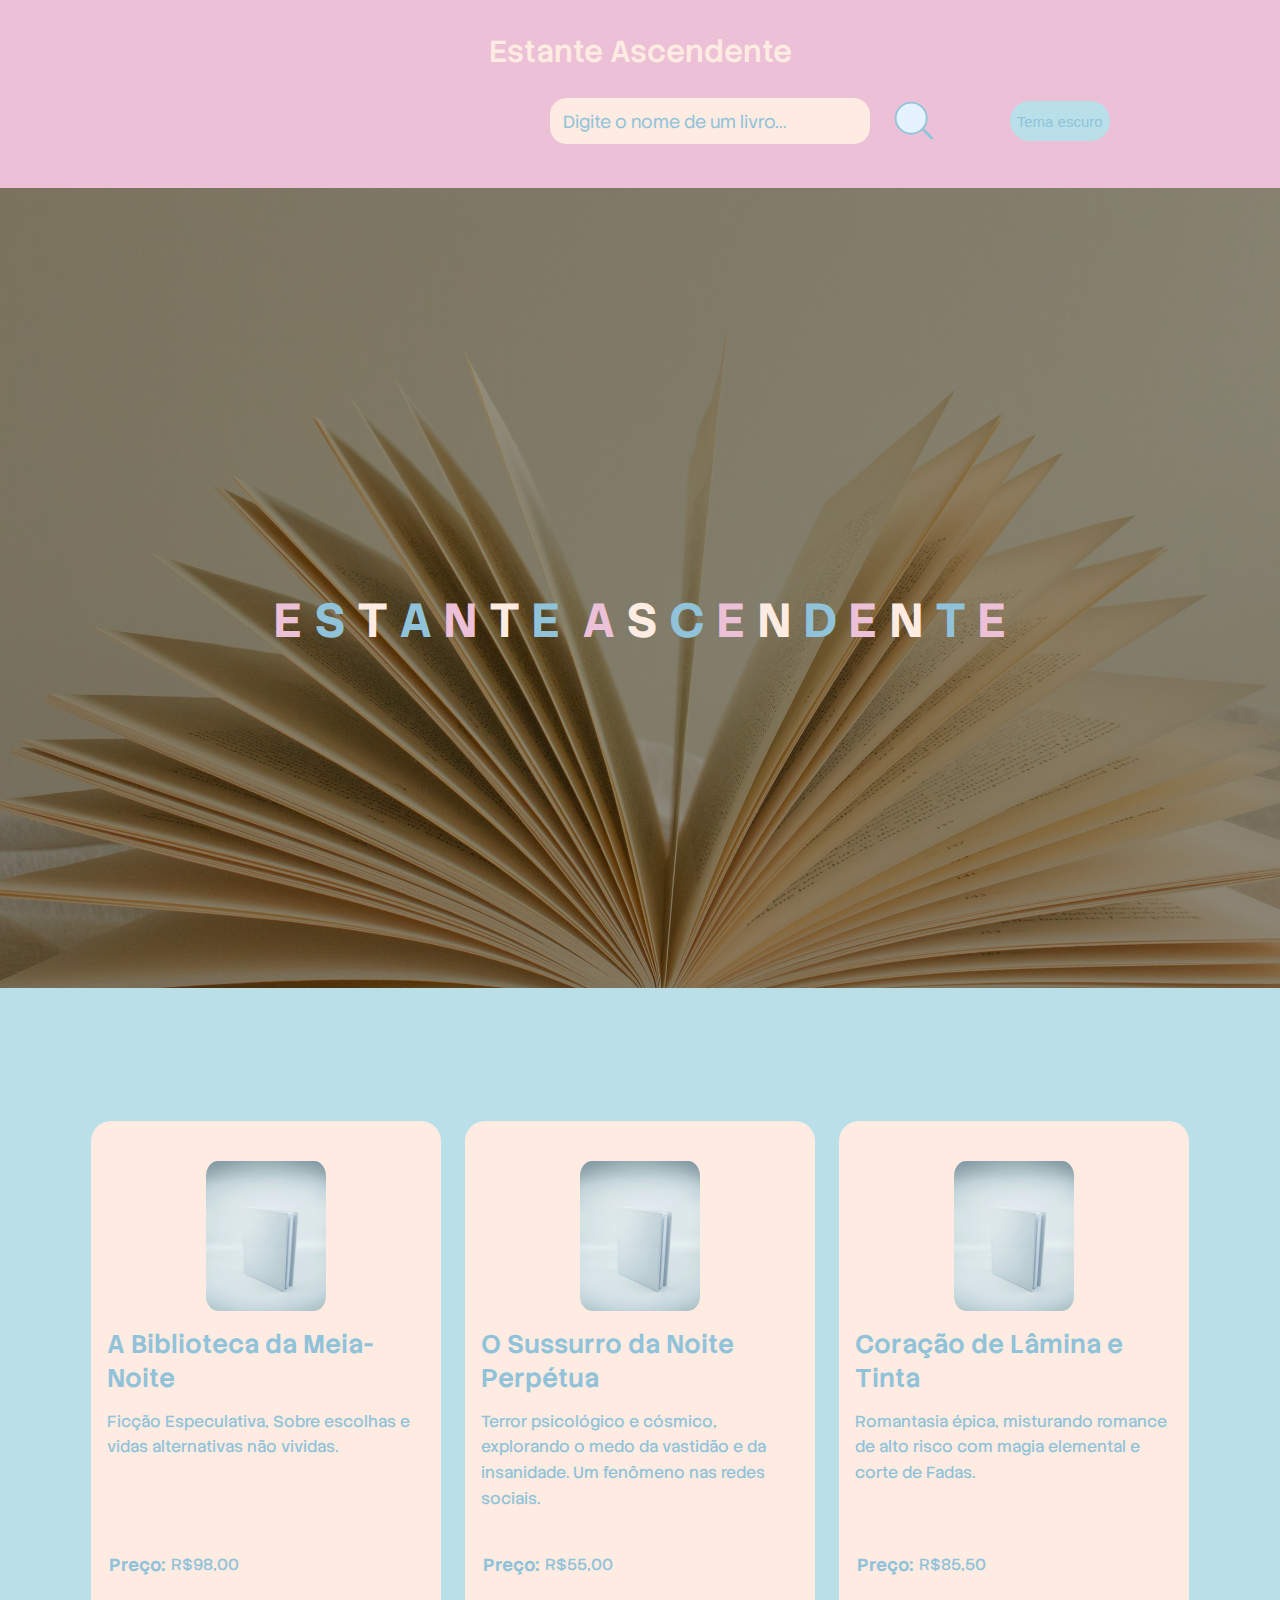
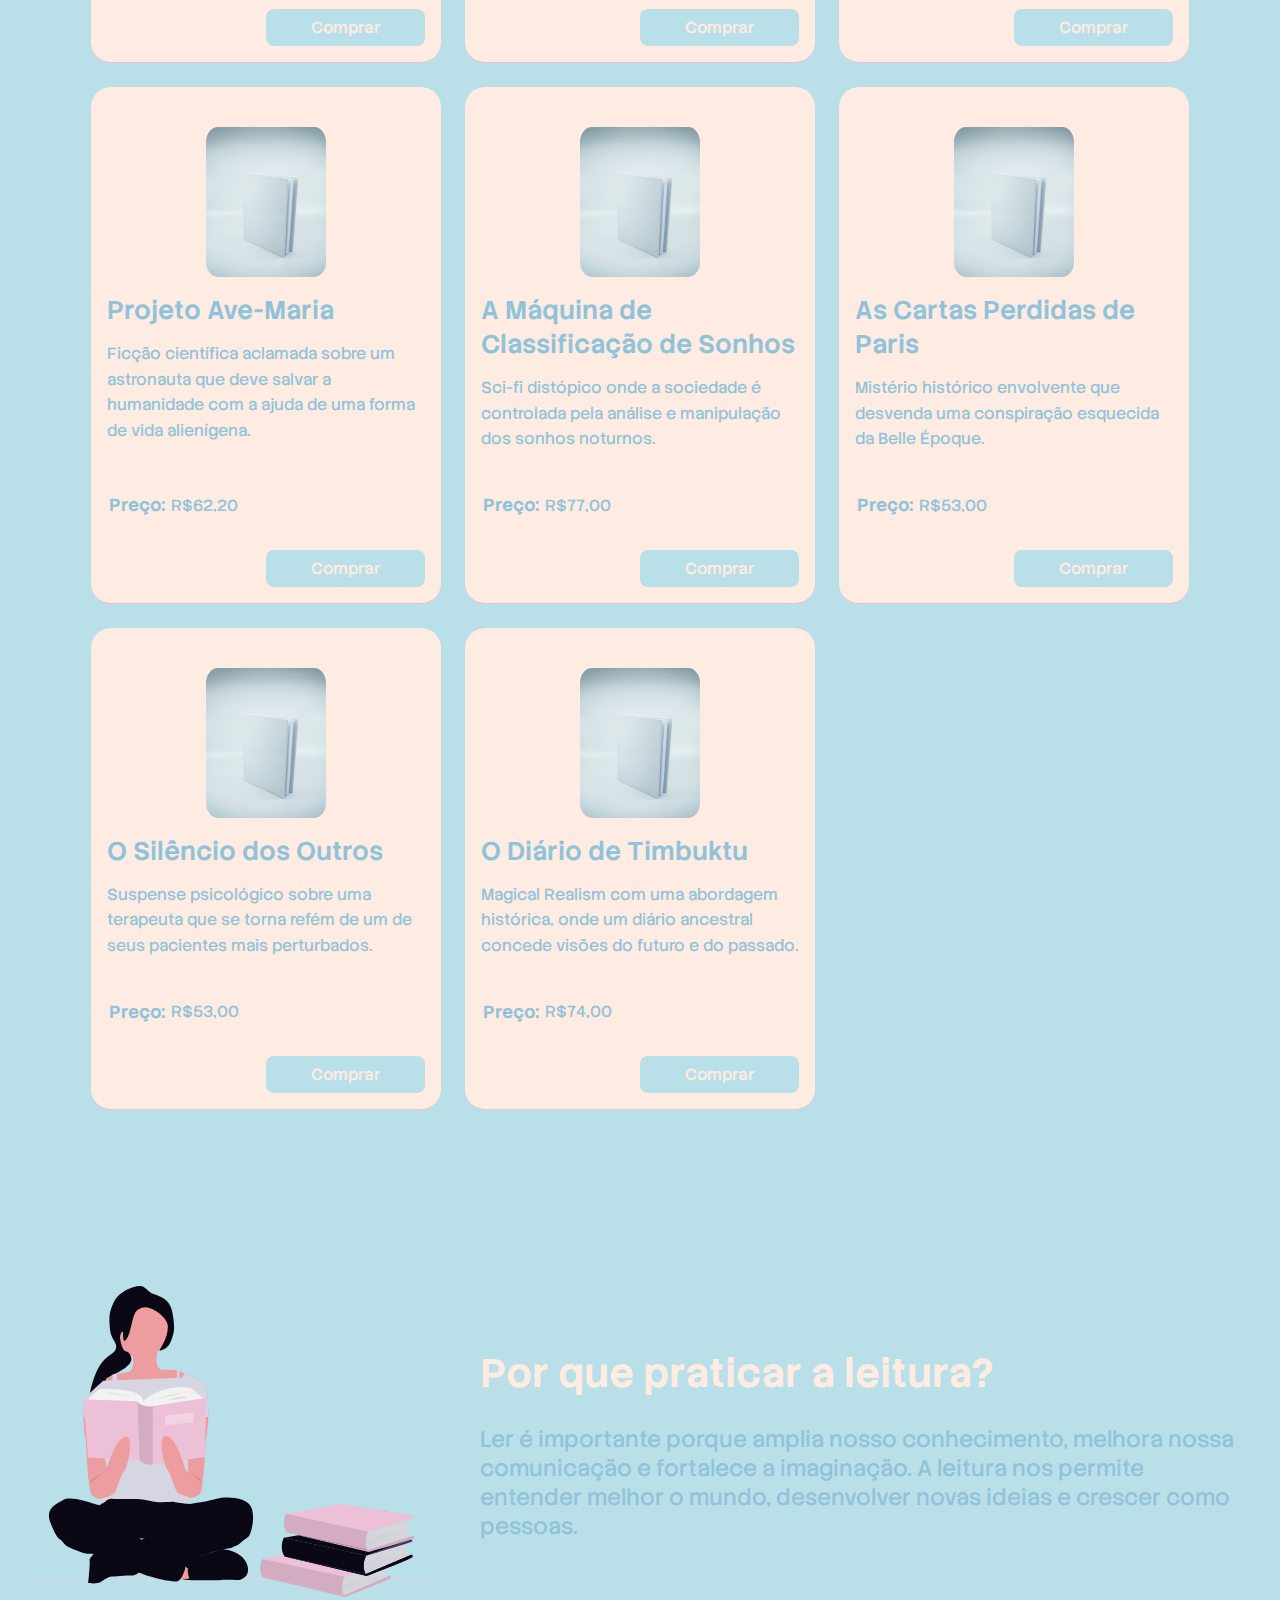
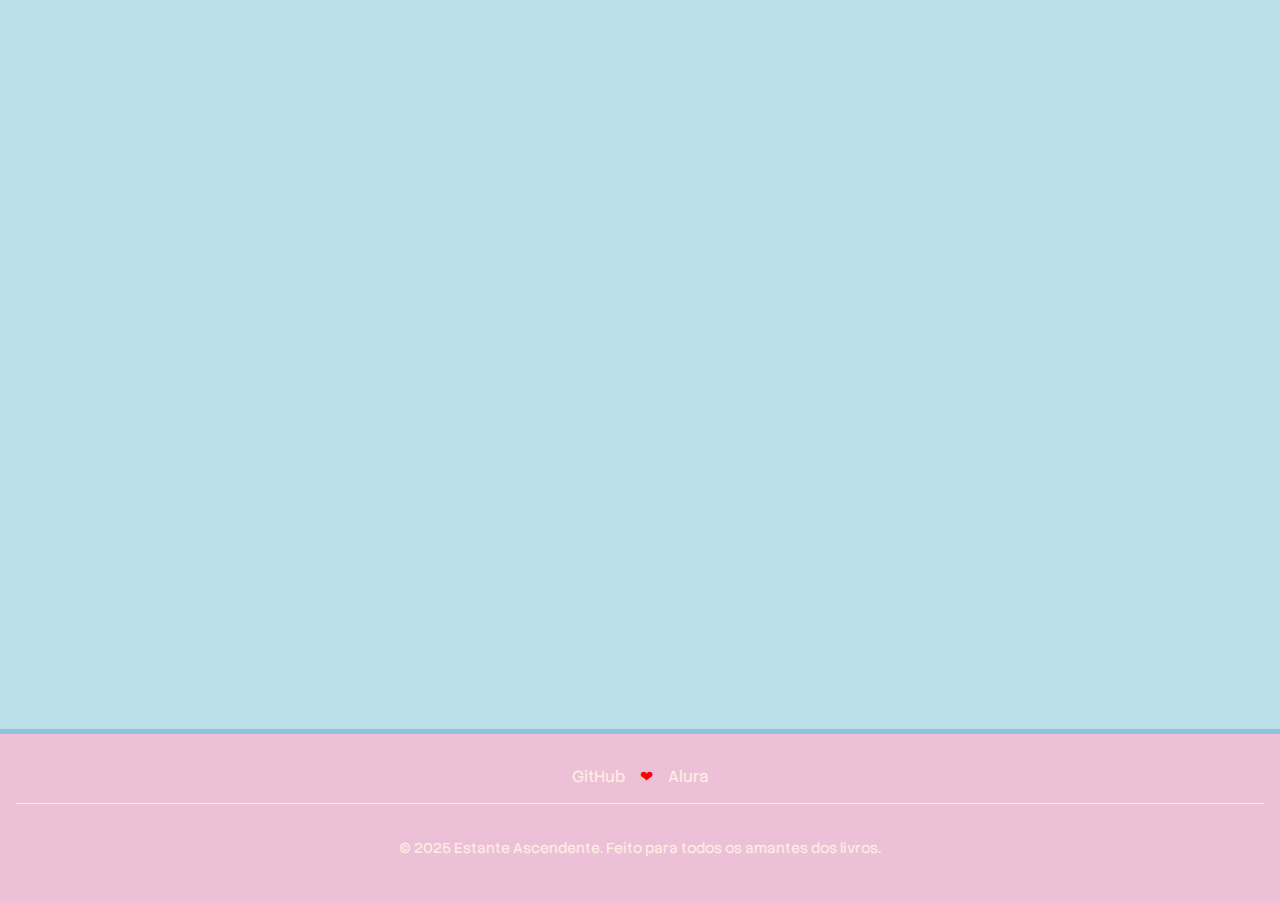
<file: index.html>
<!DOCTYPE html>
<html lang="en">
<head>
    <meta charset="UTF-8">
    <meta name="viewport" content="width=device-width, initial-scale=1.0">
    <link rel="stylesheet" href="style.css">
    <title>Base de conhecimento</title>
</head>
</style>
<body>


   <header>
        <h1>Estante Ascendente</h1>

        <div class="busca-pesquisa">
            <input type="text" placeholder="Digite o nome de um livro...">
            <button class="btn-search" onclick="iniciarBusca()" >
            <img src="img/img-lupa-navbar.svg" alt="Buscar">
            </button> 
            <button id="dark-mode-toggle" class="btn-search-dark" title="Mudar tema">Tema escuro</button>
        </div>
    
    </header>

      <div class="imagem-container">
      <img src="img/img-fundo.jpg" alt="Banner de livros e tecnologia" class="banner-image">
      <h1 class="colorful">
      <span>E</span>
      <span>S</span>
      <span>T</span>
      <span>A</span>
      <span>N</span>
      <span>T</span>
      <span style="letter-spacing: 10px;">E</span>
      <span>A</span>
      <span>S</span>
      <span>C</span>
      <span>E</span>
      <span>N</span>
      <span>D</span>
      <span>E</span>
      <span>N</span>
      <span>T</span>
      <span>E</span>
     </h1>
     </div>


    <main>
     
        <section class="card-container">

           <article class="card">
            <img src="img/img-card-livro.jpg" alt="Img-livro" width="90" height="90">
                <h2>A Biblioteca da Meia-Noite</h2>  
               
                <p>Ficção Especulativa, Sobre escolhas e vidas alternativas não vividas.</p>
                <div class="card-texto-ano">
                <h3>Preço:</h3>
                <p>R$98,00</p>
                </div>
              <button>Comprar</button>
            </article>

           <article class="card">
            <img src="img/img-card-livro.jpg" alt="Img-livro" width="90" height="90">
                <h2>O Sussurro da Noite Perpétua</h2>  
               
                <p>Terror psicológico e cósmico, explorando o medo da vastidão e da insanidade. Um fenômeno nas redes sociais.</p>
                <div class="card-texto-ano">
                <h3>Preço:</h3>
                <p>R$55,00</p>
                </div>
              <button>Comprar</button>
            </article>

       <article class="card">
            <img src="img/img-card-livro.jpg" alt="Img-livro" width="90" height="90">
                <h2>Coração de Lâmina e Tinta</h2>  
               
                <p>Romantasia épica, misturando romance de alto risco com magia elemental e corte de Fadas.</p>
                <div class="card-texto-ano">
                <h3>Preço:</h3>
                <p>R$85,50</p>
                </div>
              <button>Comprar</button>
            </article>

              <article class="card">
            <img src="img/img-card-livro.jpg" alt="Img-livro" width="90" height="90">
                <h2>Projeto Ave-Maria</h2>  
               
                <p>Ficção científica aclamada sobre um astronauta que deve salvar a humanidade com a ajuda de uma forma de vida alienígena.</p>
                <div class="card-texto-ano">
                <h3>Preço:</h3>
                <p>R$62,20</p>
                </div>
              <button>Comprar</button>
            </article>
            
            
         
              <article class="card">
            <img src="img/img-card-livro.jpg" alt="Img-livro" width="90" height="90">
                <h2>A Máquina de Classificação de Sonhos</h2>  
               
                <p>Sci-fi distópico onde a sociedade é controlada pela análise e manipulação dos sonhos noturnos.</p>
                <div class="card-texto-ano">
                <h3>Preço:</h3>
                <p>R$77,00</p>
                </div>
              <button>Comprar</button>
            </article>

            <article class="card">
            <img src="img/img-card-livro.jpg" alt="Img-livro" width="90" height="90">
                <h2>As Cartas Perdidas de Paris</h2>  
               
                <p>Mistério histórico envolvente que desvenda uma conspiração esquecida da Belle Époque.</p>
                <div class="card-texto-ano">
                <h3>Preço:</h3>
                <p>R$53,00</p>
                </div>
              <button>Comprar</button>
            </article>

               <article class="card">
            <img src="img/img-card-livro.jpg" alt="Img-livro" width="90" height="90">
                <h2>O Silêncio dos Outros</h2>
                <p>Suspense psicológico sobre uma terapeuta que se torna refém de um de seus pacientes mais perturbados.</p>
                 <div class="card-texto-ano">
                <h3>Preço:</h3>
                <p>R$53,00</p>
                </div>
              <button>Comprar</button>
            </article>

               <article class="card">
            <img src="img/img-card-livro.jpg" alt="Img-livro" width="90" height="90">
                <h2>O Diário de Timbuktu</h2>
                <p>Magical Realism com uma abordagem histórica, onde um diário ancestral concede visões do futuro e do passado.</p>
                 <div class="card-texto-ano">
                <h3>Preço:</h3>
                <p>R$74,00</p>
                </div>
              <button>Comprar</button>
            </article>

        </section>

        <section class="incentiva">
          
              <img src="img/img-moça-lendo.svg" alt="Ilustração de uma mulher lendo um livro" class="incentiva-img">
              <div class="incentiva-texto">
                <h1>Por que praticar a leitura?</h1>
                <p>Ler é importante porque amplia nosso conhecimento, melhora nossa comunicação e fortalece a imaginação. A leitura nos permite entender melhor o mundo, desenvolver novas ideias e crescer como pessoas.</p>
              </div>
        </section>


        
      <section class="card-incentiva-container">

          <article class="card-incentiva">
            <img src="img/img-cerebro.svg" alt="Icons-livro" >
                <h2 class="card-texto-incentiva">Vocabulário</h2>
                <p class="card-texto-cerebro">Ler aumenta o vocabulário e ajuda a nos expressarmos melhor no dia a dia.</p>
          </article>

           <article class="card-incentiva">
            <img src="img/img-coracao.svg" alt="Icons-livro" width="90" height="90">
                <h2 class="card-texto-incentiva-paz">Paz</h2>
                <p>A leitura reduz o estresse e proporciona momentos de tranquilidade e foco.</p>
          </article>

           <article class="card-incentiva">
            <img src="img/img-livro-incentiva.svg" alt="Icons-livro" width="90" height="90">
                <h2 class="" >Conhecimento</h2>
                <p>Por meio dos livros, conhecemos novas culturas e pontos de vista que ampliam nossa visão de mundo.</p>
          </article>
          
      </section>

    </main>



    <footer class="footer">

        <ul class="footer-links">
            <li>
              <a href="https://github.com/Juliamorais26" target="_blank">GitHub</a>
            </li>
             <span class="heart">❤</span>
            <li>
              <a href="https://www.alura.com.br/?utm_term=alura&utm_campaign=&utm_source=bing&utm_medium=cpc&campaign_id=566118231_1177577964362469_&utm_id=566118231_1177577964362469_&hsa_acc=7964138385&hsa_cam=&hsa_grp=1177577964362469&hsa_ad=&hsa_src=o&hsa_tgt=kwd-73598817883911:loc-20&hsa_kw=alura&hsa_mt=e&hsa_net=google&hsa_ver=3&msclkid=256964d0f8b2195f99990df385f4e88f" target="_blank">Alura</a>
            </li>
        </ul>
             <div class="footer-bottom">
            <p>&copy; 2025 Estante Ascendente. Feito para todos os amantes dos livros.</p>
        </div>
    </footer>





   <script src="script.js"></script>    
    
</body>
</html>
</file>
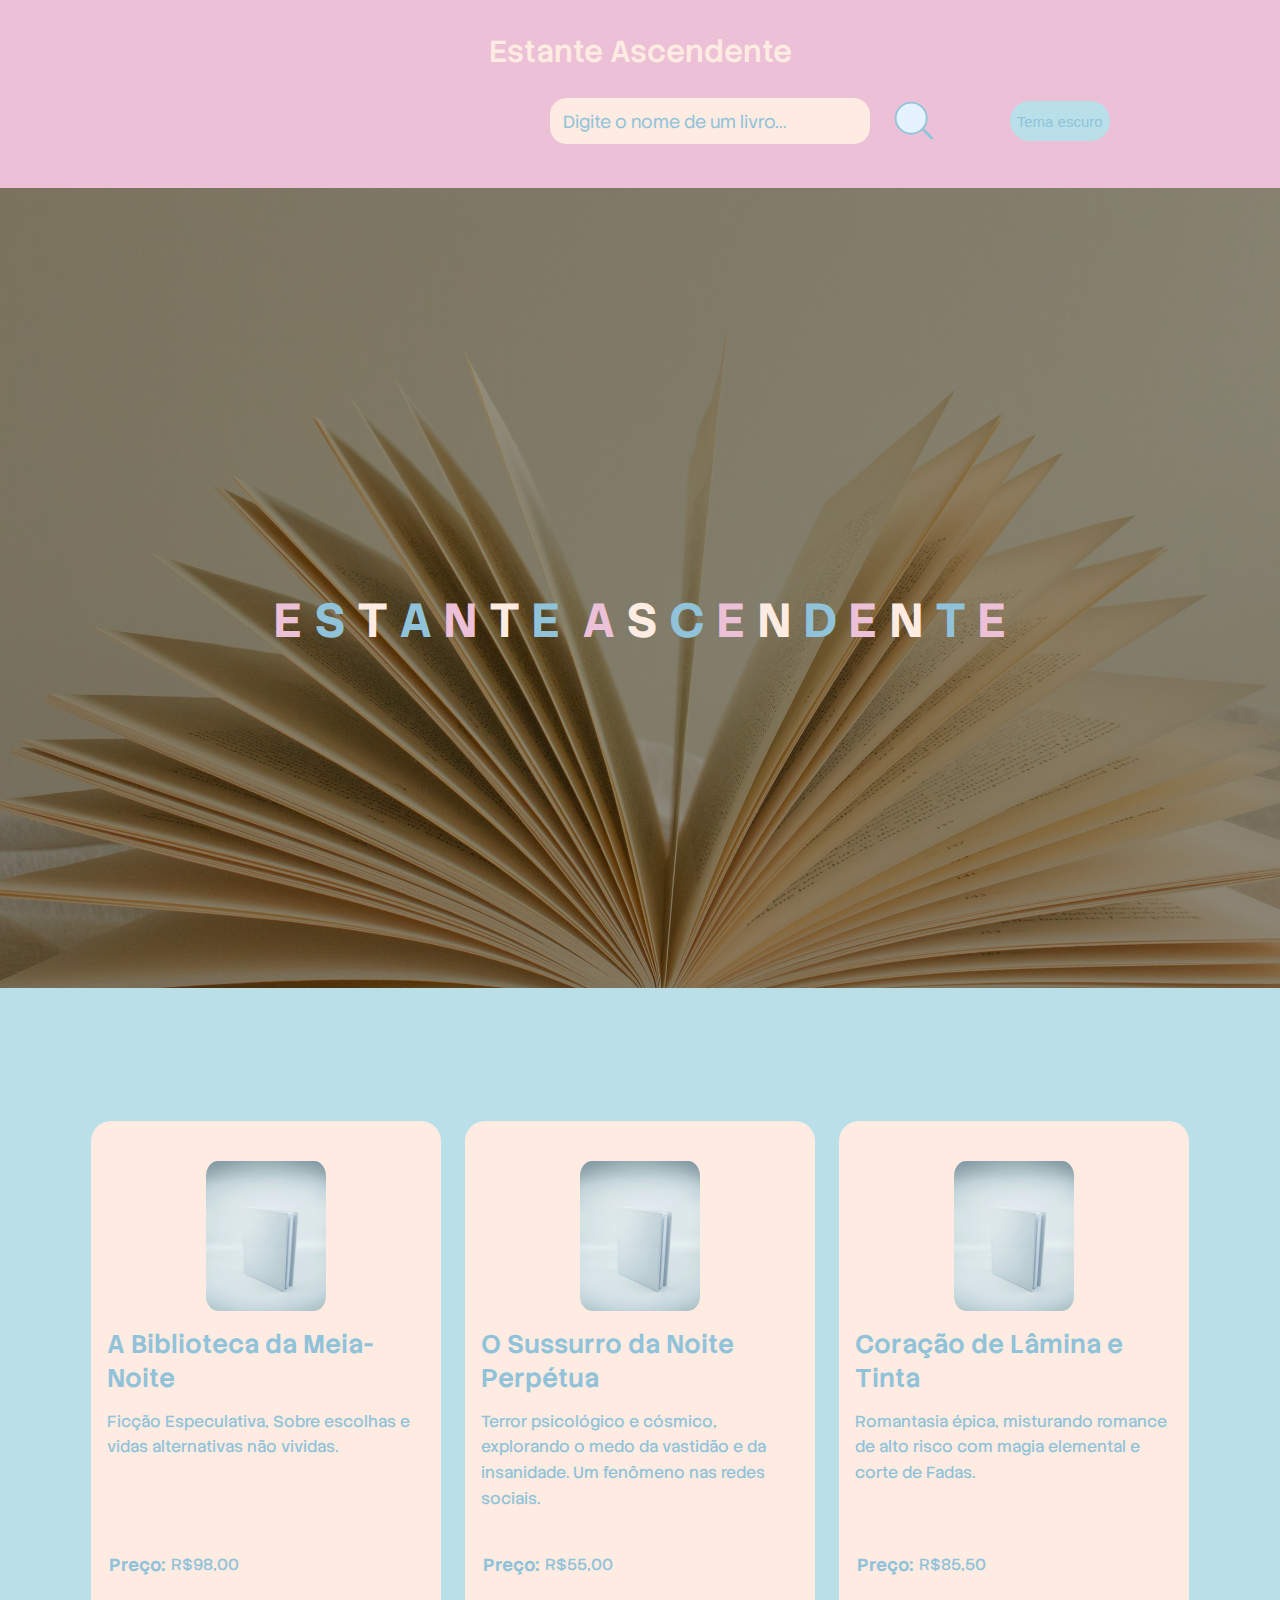
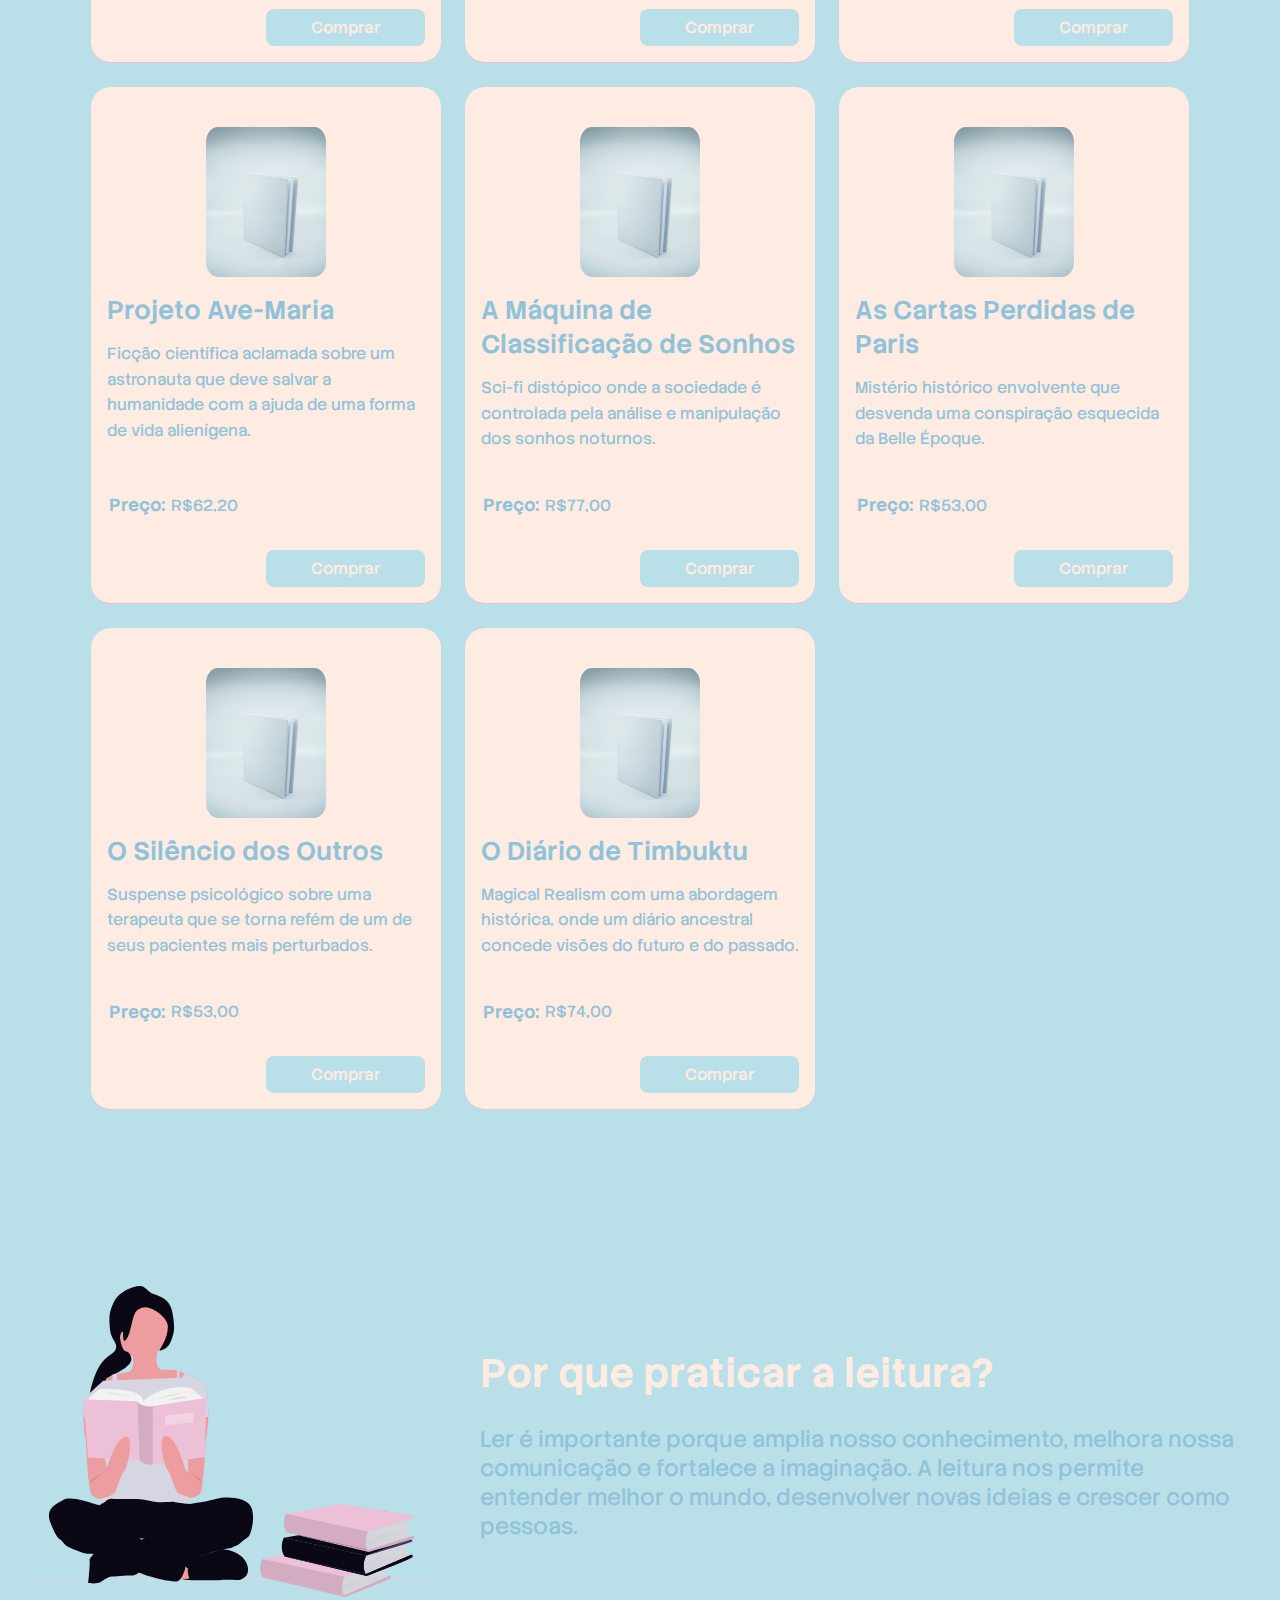
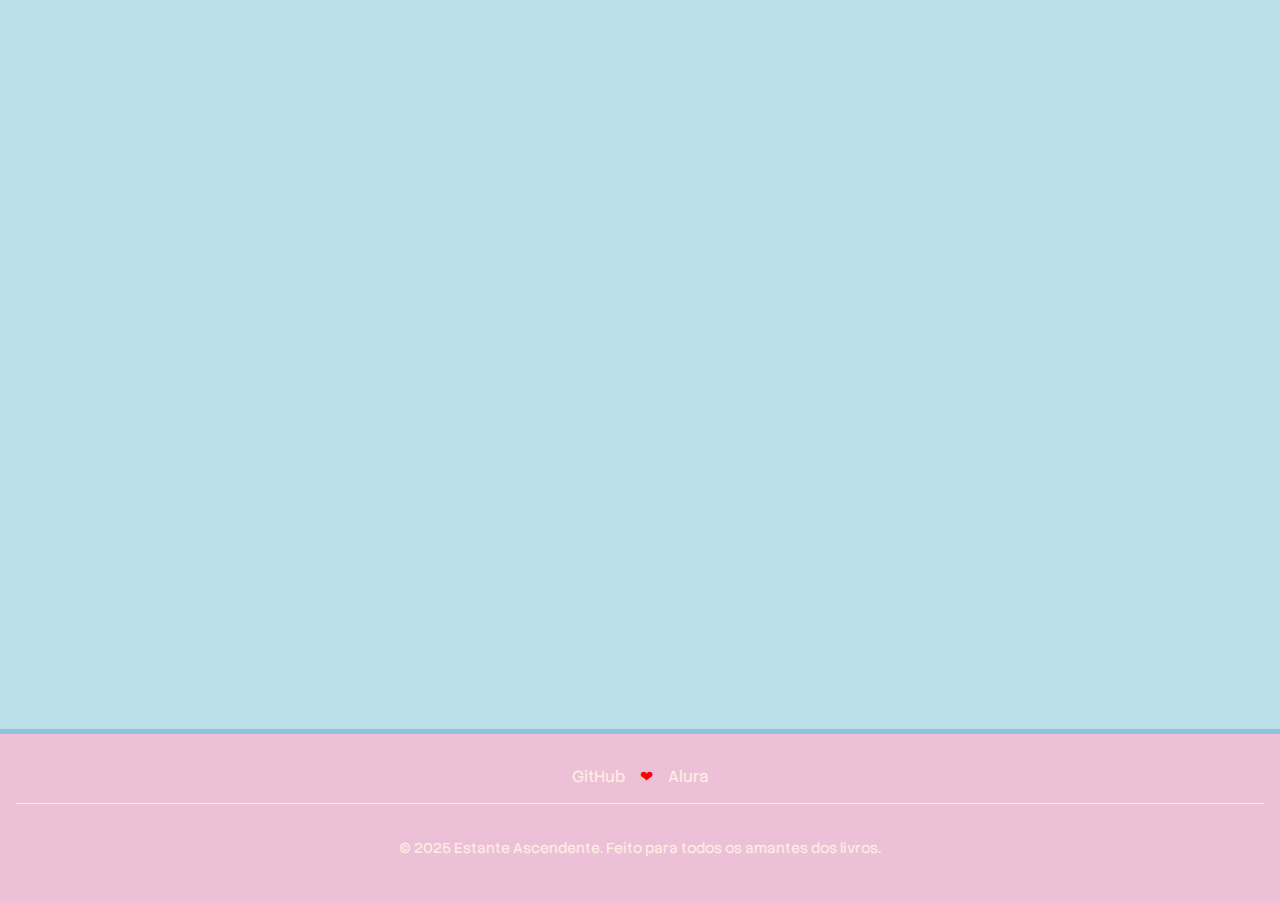
<file: Curso imersão 2025/index.html>
<!DOCTYPE html>
<html lang="en">
<head>
    <meta charset="UTF-8">
    <meta name="viewport" content="width=device-width, initial-scale=1.0">
    <link rel="stylesheet" href="style.css">
    <title>Base de conhecimento</title>
</head>
</style>
<body>


   <header>
        <h1>Estante Ascendente</h1>

        <div class="busca-pesquisa">
            <input type="text" placeholder="Digite o nome de um livro...">
            <button class="btn-search" onclick="iniciarBusca()" >
            <img src="img/img-lupa-navbar.svg" alt="Buscar">
            </button> 
            <button id="dark-mode-toggle" class="btn-search-dark" title="Mudar tema">Tema escuro</button>
        </div>
    
    </header>

      <div class="imagem-container">
      <img src="img/img-fundo.jpg" alt="Banner de livros e tecnologia" class="banner-image">
      <h1 class="colorful">
      <span>E</span>
      <span>S</span>
      <span>T</span>
      <span>A</span>
      <span>N</span>
      <span>T</span>
      <span style="letter-spacing: 10px;">E</span>
      <span>A</span>
      <span>S</span>
      <span>C</span>
      <span>E</span>
      <span>N</span>
      <span>D</span>
      <span>E</span>
      <span>N</span>
      <span>T</span>
      <span>E</span>
     </h1>
     </div>


    <main>
     
        <section class="card-container">

           <article class="card">
            <img src="img/img-card-livro.jpg" alt="Img-livro" width="90" height="90">
                <h2>A Biblioteca da Meia-Noite</h2>  
               
                <p>Ficção Especulativa, Sobre escolhas e vidas alternativas não vividas.</p>
                <div class="card-texto-ano">
                <h3>Preço:</h3>
                <p>R$98,00</p>
                </div>
              <button>Comprar</button>
            </article>

           <article class="card">
            <img src="img/img-card-livro.jpg" alt="Img-livro" width="90" height="90">
                <h2>O Sussurro da Noite Perpétua</h2>  
               
                <p>Terror psicológico e cósmico, explorando o medo da vastidão e da insanidade. Um fenômeno nas redes sociais.</p>
                <div class="card-texto-ano">
                <h3>Preço:</h3>
                <p>R$55,00</p>
                </div>
              <button>Comprar</button>
            </article>

       <article class="card">
            <img src="img/img-card-livro.jpg" alt="Img-livro" width="90" height="90">
                <h2>Coração de Lâmina e Tinta</h2>  
               
                <p>Romantasia épica, misturando romance de alto risco com magia elemental e corte de Fadas.</p>
                <div class="card-texto-ano">
                <h3>Preço:</h3>
                <p>R$85,50</p>
                </div>
              <button>Comprar</button>
            </article>

              <article class="card">
            <img src="img/img-card-livro.jpg" alt="Img-livro" width="90" height="90">
                <h2>Projeto Ave-Maria</h2>  
               
                <p>Ficção científica aclamada sobre um astronauta que deve salvar a humanidade com a ajuda de uma forma de vida alienígena.</p>
                <div class="card-texto-ano">
                <h3>Preço:</h3>
                <p>R$62,20</p>
                </div>
              <button>Comprar</button>
            </article>
            
            
         
              <article class="card">
            <img src="img/img-card-livro.jpg" alt="Img-livro" width="90" height="90">
                <h2>A Máquina de Classificação de Sonhos</h2>  
               
                <p>Sci-fi distópico onde a sociedade é controlada pela análise e manipulação dos sonhos noturnos.</p>
                <div class="card-texto-ano">
                <h3>Preço:</h3>
                <p>R$77,00</p>
                </div>
              <button>Comprar</button>
            </article>

            <article class="card">
            <img src="img/img-card-livro.jpg" alt="Img-livro" width="90" height="90">
                <h2>As Cartas Perdidas de Paris</h2>  
               
                <p>Mistério histórico envolvente que desvenda uma conspiração esquecida da Belle Époque.</p>
                <div class="card-texto-ano">
                <h3>Preço:</h3>
                <p>R$53,00</p>
                </div>
              <button>Comprar</button>
            </article>

               <article class="card">
            <img src="img/img-card-livro.jpg" alt="Img-livro" width="90" height="90">
                <h2>O Silêncio dos Outros</h2>
                <p>Suspense psicológico sobre uma terapeuta que se torna refém de um de seus pacientes mais perturbados.</p>
                 <div class="card-texto-ano">
                <h3>Preço:</h3>
                <p>R$53,00</p>
                </div>
              <button>Comprar</button>
            </article>

               <article class="card">
            <img src="img/img-card-livro.jpg" alt="Img-livro" width="90" height="90">
                <h2>O Diário de Timbuktu</h2>
                <p>Magical Realism com uma abordagem histórica, onde um diário ancestral concede visões do futuro e do passado.</p>
                 <div class="card-texto-ano">
                <h3>Preço:</h3>
                <p>R$74,00</p>
                </div>
              <button>Comprar</button>
            </article>

        </section>

        <section class="incentiva">
          
              <img src="img/img-moça-lendo.svg" alt="Ilustração de uma mulher lendo um livro" class="incentiva-img">
              <div class="incentiva-texto">
                <h1>Por que praticar a leitura?</h1>
                <p>Ler é importante porque amplia nosso conhecimento, melhora nossa comunicação e fortalece a imaginação. A leitura nos permite entender melhor o mundo, desenvolver novas ideias e crescer como pessoas.</p>
              </div>
        </section>


        
      <section class="card-incentiva-container">

          <article class="card-incentiva">
            <img src="img/img-cerebro.svg" alt="Icons-livro" >
                <h2 class="card-texto-incentiva">Vocabulário</h2>
                <p class="card-texto-cerebro">Ler aumenta o vocabulário e ajuda a nos expressarmos melhor no dia a dia.</p>
          </article>

           <article class="card-incentiva">
            <img src="img/img-coracao.svg" alt="Icons-livro" width="90" height="90">
                <h2 class="card-texto-incentiva-paz">Paz</h2>
                <p>A leitura reduz o estresse e proporciona momentos de tranquilidade e foco.</p>
          </article>

           <article class="card-incentiva">
            <img src="img/img-livro-incentiva.svg" alt="Icons-livro" width="90" height="90">
                <h2 class="" >Conhecimento</h2>
                <p>Por meio dos livros, conhecemos novas culturas e pontos de vista que ampliam nossa visão de mundo.</p>
          </article>
          
      </section>

    </main>



    <footer class="footer">

        <ul class="footer-links">
            <li>
              <a href="https://github.com/Juliamorais26" target="_blank">GitHub</a>
            </li>
             <span class="heart">❤</span>
            <li>
              <a href="https://www.alura.com.br/?utm_term=alura&utm_campaign=&utm_source=bing&utm_medium=cpc&campaign_id=566118231_1177577964362469_&utm_id=566118231_1177577964362469_&hsa_acc=7964138385&hsa_cam=&hsa_grp=1177577964362469&hsa_ad=&hsa_src=o&hsa_tgt=kwd-73598817883911:loc-20&hsa_kw=alura&hsa_mt=e&hsa_net=google&hsa_ver=3&msclkid=256964d0f8b2195f99990df385f4e88f" target="_blank">Alura</a>
            </li>
        </ul>
             <div class="footer-bottom">
            <p>&copy; 2025 Estante Ascendente. Feito para todos os amantes dos livros.</p>
        </div>
    </footer>





   <script src="script.js"></script>    
    
</body>
</html>
</file>
<file: style.css>
@import url('https://fonts.googleapis.com/css2?family=Stack+Sans+Text:wght@200..700&display=swap');

* {
    box-sizing: border-box; /* Garante que padding e border não aumentem o tamanho total do elemento */
}

:root {
    --primeira-color: #B9DFE9; /* Nova cor de fundo para o corpo do site, button card */
    --secondary-color: #90C3DA; /* Cor secundária, color input, texto cards*/
    --bg-color: #ECC0D7; /* Cor de fundo cabeçalho */
    --terceira-color: #FEEBE1; /* Titulo do cabeçalho, input cards */
}

body {
    margin: 0; /* Remove a margem padrão do body */
    background: var(--primeira-color); /* Define a cor de fundo usando uma variável */
    color: var(--secondary-color); /* Define a cor do texto padrão usando uma variável */
    font-family: "Stack Sans Text", sans-serif; /* Define a família da fonte */
}

header {
    padding: 2rem 1rem; /* Espaçamento interno (2rem em cima/baixo, 1rem nos lados) */
    display: flex; /* Habilita o layout flexbox */
    align-items: center; /* Alinha os itens verticalmente ao centro */
    justify-content: space-around; /* Distribui os itens com espaço ao redor */
    background: var(--bg-color); /* Cor de fundo do cabeçalho */
    border-bottom: 1px solid var(--bg-color); /* Adiciona uma borda inferior */
    gap: 1rem; /* Espaçamento entre os elementos flex */
    flex-wrap: wrap;
}

header h1 {
    font-size: 1.9rem; /* Tamanho da fonte */
    margin: 0; /* Remove a margem padrão */
    font-weight: 500; /* Peso da fonte (médio) */
    white-space: nowrap; /* Impede a quebra de linha do texto */
    color: var(--terceira-color); /* Cor do título */
    
}


/* input navbar*/

.busca-pesquisa input {
    padding: 0.6rem 0.75rem; /* Espaçamento interno */
    border-radius: 1rem; /* Arredonda as bordas */
    border: 1px solid var(--terceira-color); /* Define a borda */
    background: var(--terceira-color); /* Cor de fundo */
    font-family: "Stack Sans Text", sans-serif; 
    font-size: 1.2rem; /* Tamanho da fonte */
    transition: all 0.2s ease; /* Adiciona uma transição suave para todas as propriedades */
    width: 20rem; /* Largura do input */
    color: var(--secondary-color); /* Cor do texto digitado */
    margin-right: .5rem; /* Margem à direita */
}

.busca-pesquisa input::placeholder {
    font-size: 1.1rem; /* Tamanho da fonte do placeholder */
    font-weight: 300; /* Peso da fonte do placeholder */
    color: var(--secondary-color); /* Cor do texto do placeholder */
}

.busca-pesquisa input:focus {
    outline: none; /* Remove a borda de foco padrão */
    border-color: var(--bg-color); /* Muda a cor da borda ao focar */
    box-shadow: 0 0 0 0.1rem var(--tertiary-color); /* Adiciona uma sombra de caixa para indicar foco */
}

/* Botão navbar*/

.busca-pesquisa{
    display: flex; /* Habilita o layout flexbox */
    align-items: center; /* Alinha a imagem e o texto verticalmente */
    justify-content: center; /* Centraliza o conteúdo com espaço entre eles */
    gap: 0.2rem; /* Cria um espaço entre a imagem e o texto */
    padding: 0.1rem; /* Adiciona espaçamento interno */
    margin-left: 380px;
}

.btn-search-dark{
    margin-left: 60px;
   
}
.btn-search {
  background: none;
  border: none;         
  padding: 0;           
  cursor: pointer;       
  outline: none;         
}

.btn-search img {
  width: 65px;
  height: 65px;
  display: block;
  border-radius: 10px;    
}

.btn-search:focus {
  outline: none;
  box-shadow: none;
}

main { 
    max-width: 80rem; /* Largura máxima do conteúdo principal */
    margin: 0 auto; /* Centraliza o conteúdo principal horizontalmente */
    margin-top: 2rem; /* Margem no topo */
    padding-bottom: 5rem; /* Adiciona um espaço na parte inferior antes do rodapé */
}


/* imagem abaixo da navbar*/
.imagem-container .banner-image {
    display: block; /* Trata a imagem como um bloco para aplicar margens */
    width: 100%; /* Faz a imagem ocupar toda a largura disponível */
    height: auto;
    max-height: 800px;
    object-fit: cover; /* Garante que a imagem cubra a área sem distorcer */
    filter: brightness(0.6); /* Adiciona uma camada escura diminuindo o brilho para 60% */
}

.imagem-container {
  position: relative;         
  display: inline-block;
  width: 100%;
}

.colorful {
    position: absolute;
    top: 50%;
    left: 50%;
    transform: translate(-50%, -50%);
    font-size: clamp(1.5rem, 5vw, 3rem);
    text-align: center;
    width: 100%;
}


.card-container {
    display: grid;
    grid-template-columns: repeat(auto-fit, minmax(320px, 350px));
    justify-content: center; 
    gap: 1.5rem;
    padding: 0 1rem;
    margin-top: 8rem;
}

article.card {
    background: var(--terceira-color); 
    min-height: 430px;
    border-radius: 20px;
    padding: 1rem;
    box-shadow: none;
    border-bottom: 1px solid var(--bg-color);
    display: flex;
    flex-direction: column;
    width: 100%;
    max-width: 350px; /* IMPEDE O CARD DE ESTICAR */
    margin-inline: auto; /* CENTRALIZA CARD SOZINHO */
}

article.card:hover {
    transform: scale(1.01); /* Aumenta ligeiramente o tamanho ao passar o mouse */
    cursor: pointer; /* Muda o cursor para uma mão */
    box-shadow: 0 4px 20px rgba(0,0,0,0.1);
}

article.card img {
    align-self: center; /* Centraliza a imagem horizontalmente dentro do card */
    margin-top: 1.5rem; /* Adiciona um espaço acima da imagem */
    margin-bottom: 1rem; /* Adiciona um espaço abaixo da imagem */
    width: 120px; /* Define uma largura fixa */
    height: 150px; /* Define uma altura fixa */
    border-radius:10%; /* Deixa a imagem redonda */
   
}

article.card h2 {
    margin-top: 0; /* Remove a margem superior */
    font-weight: 600; /* Peso da fonte */
    font-size: 1.6rem; /* Tamanho da fonte */
    border-bottom: none; /* Sem borda inferior */
    padding-bottom: 0; /* Sem espaçamento interno inferior */
    margin-bottom: 0.25rem; /* Margem inferior */
    color: var(--secondary-color); /* Cor do texto */
}

article.card p {
    margin: 0.6rem 0; /* Margem superior e inferior */
    line-height: 1.6; /* Altura da linha para melhor legibilidade */
    font-size: 1rem; /* Tamanho da fonte */
    margin-bottom: 0.5rem; /* Margem inferior */
    color: var(--secondary-color); /* Cor do texto */
    flex-grow: 1;
}
article.card h3 {
   
    font-size: 1.1rem; /* Tamanho da fonte */ 
    color: var(--secondary-color); /* Cor do texto */
}

.card-texto-ano {
    display: flex; /* Habilita o layout flexbox */
    align-items: center; /* Alinha a imagem e o texto verticalmente */
    justify-content: center; /* Centraliza o conteúdo com espaço entre eles */
    gap: 0.4rem; /* Cria um espaço entre a imagem e o texto */
    margin: auto;
    margin-left: 0.1rem;
    margin-top: 1rem;
}

article.card button{
    padding: 0.5rem 1rem; /* Espaçamento interno */
    border-radius: 0.5rem; /* Arredonda as bordas */
    border: none; /* Remove a borda padrão */
    cursor: pointer; /* Muda o cursor para uma mão ao passar por cima */
    font-family: "Stack Sans Text", sans-serif; /* Define a família da fonte */
    font-weight: 500; /* Peso da fonte */
    font-size: 1rem; /* Tamanho da fonte */
    white-space: nowrap; /* Impede a quebra de linha do texto */
    transition: background-color 0.2s ease, color 0.2s ease; /* Transição suave para cor de fundo e cor do texto */
    background-color: var( --primeira-color); /* Cor de fundo */
    color: var(--terceira-color); /* Cor do texto */
    width: 50%; /* Largura total do botão */
    margin-left: auto;
    margin-top: 1rem;
}
   

/* section moça lendo */

.incentiva {
    display: flex; /* Habilita o layout flexbox */
    align-items: center; /* Alinha a imagem e o texto verticalmente */
    justify-content: center; /* Centraliza o conteúdo com espaço entre eles */
    gap: 3rem; /* Cria um espaço entre a imagem e o texto */
    margin-top: 9rem; /* Adiciona uma margem acima da seção */
    padding: 2rem; /* Adiciona espaçamento interno */
    flex-wrap: wrap;
}

.incentiva-img {
    width: 100%; /* Define a largura da imagem */
    max-width: 400px; /* Define uma largura máxima para a imagem */
    height: auto; /* Mantém a proporção da imagem */
}

.incentiva-texto {
    flex: 1;
    min-width: 300px;
}

.incentiva-texto h1 {
    color: var(--terceira-color); /* Cor do título */
    font-size: 2.5rem; /* Aumenta o tamanho da fonte do título */
}

.incentiva-texto p {
    color: var(--secondary-color); /* Cor do título */
    font-size: 1.4rem; /* Aumenta o tamanho da fonte do título */
}

/* card incentiva */

.card-incentiva-container{
    display: grid; /* Ativa o layout de grid */
    grid-template-columns: repeat(auto-fit, minmax(250px, 1fr));
    gap: 2rem; /* Define um espaçamento de 1.5rem entre os cards */
    padding: 0 1rem;
    margin-top: 10rem;
}

.card-incentiva {
    background: var(--terceira-color); 
    border-radius: 20px;
    padding: 1.5rem;
    display: flex;
    flex-direction: column;
    align-items: center;
    text-align: center;
    min-height: 300px;
    justify-content: flex-start;
}

.card-incentiva img{
    height: 80px;
    width: 80px;
    margin-bottom: 1rem;
}

.card-incentiva h2{
    margin: 0.5rem 0;
    font-size: 1.5rem;
}

/* estado inicial antes da animação */
.card-incentiva {
    opacity: 0;
    transform: translateY(-60px); /* começa de cima */
    transition: opacity 0.9s ease, transform 0.8s ease;
}

/* quando aparecer na tela */
.card-incentiva.show {
    opacity: 1;
    transform: translateY(0); /* vem para o lugar normal */
}


.card-result-container {
    display: none; /* Inicia oculto */
    justify-content: center;
    padding: 2rem 1rem;
    margin-top: 2rem;
}

.card-result {
    background: var(--terceira-color);
    min-height: 430px;
    border-radius: 20px;
    padding: 1rem;
    box-shadow: 0 4px 20px rgba(0,0,0,0.1);
    border: 2px solid var(--secondary-color);
    display: flex;
    flex-direction: column;
    justify-content: space-between;
    width: 100%;
    max-width: 300px; /* Largura máxima */
}

.card-result img {
    align-self: center;
    margin-top: 1.5rem;
    margin-bottom: 1rem;
    width: 120px;
    height: 150px;
    border-radius: 10%;
}

.card-result h2 {
    font-weight: 600;
    font-size: 1.6rem;
    color: var(--secondary-color);
    text-align: center;
}

.card-result p {
    line-height: 1.6;
    font-size: 1rem;
    color: var(--secondary-color);
    flex-grow: 1;
    text-align: center;
}

.card-result .card-texto-ano {
    display: flex;
    align-items: center;
    justify-content: center;
    gap: 0.4rem;
    margin: 1rem auto;
}

.card-result button {
    padding: 0.5rem 1rem;
    border-radius: 0.5rem;
    border: none;
    cursor: pointer;
    font-family: "Stack Sans Text", sans-serif;
    font-weight: 500;
    font-size: 1rem;
    background-color: var(--primeira-color);
    color: var(--terceira-color);
    width: 50%;
    margin: 1rem auto 0;
    display: block;
}

.hidden {
    display: none;
}
/* Footer */
footer {
    width: 100%; /* Largura total */
    color: var(--terceira-color); /* Cor do texto */
    background-color: var(--bg-color); /* Cor de fundo */
    padding: 2rem 1rem; /* Espaçamento interno */
    border-top: 5px solid var(--secondary-color); /* Borda superior */
    font-size: 1.0rem; /* Tamanho da fonte */
    margin-top: 10rem;
    text-align: center;
}

.footer-bottom {
  padding-top: 20px;
  border-top: 1px solid  var(--terceira-color);;
  font-size: 0.9rem;
  margin-top: 1rem;
}

.heart {
  color: #FF0000;
  display: inline-block;
  animation: heartbeat 2.5s infinite;
}

@keyframes heartbeat {
  0%, 100% { transform: scale(1); }
  50% { transform: scale(1.2); }
}

.footer-links {
    list-style: none; /* Remove os marcadores da lista */
    display: flex; /* Habilita o layout flexbox */
    flex-wrap: wrap; /* Permite que os itens quebrem para a próxima linha */
    justify-content: center; /* Centraliza os itens horizontalmente */
    gap: 15px;
    padding: 0;
    margin: 0;
}

.footer-links a {
    color: var(--terceira-color); /* Cor do link */
    text-decoration: none; /* Remove o sublinhado */
    transition: color 0.2s; /* Transição suave para a cor */
}

.footer-links a:hover {
    color: var(--primeira-color);
}

/* Texto letras coloridas */

.colorful span:nth-child(1) { color: var(--bg-color); }
.colorful span:nth-child(3) { color: var(--terceira-color); }
.colorful span:nth-child(4) { color: var(--secondary-color); }
.colorful span:nth-child(5) { color: var(--bg-color); }
.colorful span:nth-child(6) { color: var(--terceira-color);}
.colorful span:nth-child(7) { color: var(--secondary-color); }
.colorful span:nth-child(8) { color: var(--bg-color);  }
.colorful span:nth-child(9) { color: var(--terceira-color); }
.colorful span:nth-child(10) { color: var(--secondary-color); }
.colorful span:nth-child(11) { color: var(--bg-color); }
.colorful span:nth-child(12) { color: var(--terceira-color);  }
.colorful span:nth-child(13) { color: var(--secondary-color); }
.colorful span:nth-child(14) { color: var(--bg-color); }
.colorful span:nth-child(15) { color: var(--terceira-color); }
.colorful span:nth-child(16) { color: var(--secondary-color);}
.colorful span:nth-child(17) { color: var(--bg-color); }

/* Media Queries para Responsividade */

@media (max-width: 1024px) {
    .card-container {
        grid-template-columns: repeat(auto-fit, minmax(220px, 1fr));
    }
}

@media (max-width: 768px) {
    header {
        flex-direction: column;
        padding: 1rem;
    }

    header h1 {
        font-size: 1.5rem;
        margin-bottom: 1rem;
    }

    .busca-pesquisa input {
        width: 90%;
        max-width: 400px;
    }

    .card-container {
        margin-top: 4rem;
    }

    .incentiva {
        flex-direction: column;
        text-align: center;
    }

    .card-incentiva-container {
        margin-top: 4rem;
        gap: 1rem;
    }
    
    footer {
        padding: 1.5rem 1rem;
    }
}

@media (max-width: 480px) {
    body {
        font-size: 14px;
    }
    header h1 {
        font-size: 1.2rem;
        white-space: normal;
    }
    
    .busca-pesquisa {
        flex-direction: column;
        width: 100%;
    }

    .busca-pesquisa input {
        width: 100%;
        font-size: 1rem;
        margin-bottom: 0.5rem;
    }
    
    .btn-search img {
        width: 50px;
        height: 50px;
    }

    main {
        margin-top: 1rem;
        padding-bottom: 3rem;
    }

    .card-container {
        margin-top: 2rem;
    }

    article.card h2 {
        font-size: 1.2rem;
    }

    article.card p {
        font-size: 0.9rem;
    }

    .incentiva-texto h1 {
        font-size: 2rem;
    }

    .incentiva-texto p {
        font-size: 1.2rem;
    }
    
    .card-incentiva h2 {
        font-size: 1.2rem;
    }

    footer {
        margin-top: 5rem;
        font-size: 0.9rem;
    }

    .footer-links {
        flex-direction: column;
        gap: 10px;
    }
}

/* Dark Mode Styles */
.dark-mode {
    --primeira-color: #1a1a1a;
    --secondary-color: #ffffff;
    --bg-color: #333333;
    --terceira-color: #f0f0f0;
}

.dark-mode header {
    background: var(--bg-color);
    border-bottom: 1px solid var(--secondary-color);
}

.dark-mode .busca-pesquisa input {
    background: var(--bg-color);
    color: var(--secondary-color);
    border: 1px solid var(--secondary-color);
}

.dark-mode .busca-pesquisa input::placeholder {
    color: var(--secondary-color);
}

.dark-mode .card {
    background: var(--bg-color);
    border-bottom: 1px solid var(--secondary-color);
}

.dark-mode .card h2,
.dark-mode .card p,
.dark-mode .card h3 {
    color: var(--secondary-color);
}

.dark-mode .card button {
    background-color: var(--primeira-color);
    color: var(--terceira-color);
}

.dark-mode .incentiva-texto h1,
.dark-mode .incentiva-texto p {
    color: var(--secondary-color);
}

.dark-mode .card-incentiva {
    background: var(--bg-color);
}

.dark-mode footer {
    background-color: var(--bg-color);
    border-top: 5px solid var(--secondary-color);
}

.dark-mode .footer-bottom {
    border-top: 1px solid var(--terceira-color);
}

.dark-mode .footer-links a {
    color: var(--terceira-color);
}

.dark-mode .footer-links a:hover {
    color: var(--primeira-color);
}

#dark-mode-toggle {
        border-radius: 20px; 
        background-color: var(--primeira-color); 
        width: 100px; 
        height: 40px; 
        font-size: 15px; 
        color: var(--secondary-color);
        border: none;
    }

body.dark-mode .colorful span {
        color: #ECC0D7; 
}
</file>
<file: Curso imersão 2025/style.css>
@import url('https://fonts.googleapis.com/css2?family=Stack+Sans+Text:wght@200..700&display=swap');

* {
    box-sizing: border-box; /* Garante que padding e border não aumentem o tamanho total do elemento */
}

:root {
    --primeira-color: #B9DFE9; /* Nova cor de fundo para o corpo do site, button card */
    --secondary-color: #90C3DA; /* Cor secundária, color input, texto cards*/
    --bg-color: #ECC0D7; /* Cor de fundo cabeçalho */
    --terceira-color: #FEEBE1; /* Titulo do cabeçalho, input cards */
}

body {
    margin: 0; /* Remove a margem padrão do body */
    background: var(--primeira-color); /* Define a cor de fundo usando uma variável */
    color: var(--secondary-color); /* Define a cor do texto padrão usando uma variável */
    font-family: "Stack Sans Text", sans-serif; /* Define a família da fonte */
}

header {
    padding: 2rem 1rem; /* Espaçamento interno (2rem em cima/baixo, 1rem nos lados) */
    display: flex; /* Habilita o layout flexbox */
    align-items: center; /* Alinha os itens verticalmente ao centro */
    justify-content: space-around; /* Distribui os itens com espaço ao redor */
    background: var(--bg-color); /* Cor de fundo do cabeçalho */
    border-bottom: 1px solid var(--bg-color); /* Adiciona uma borda inferior */
    gap: 1rem; /* Espaçamento entre os elementos flex */
    flex-wrap: wrap;
}

header h1 {
    font-size: 1.9rem; /* Tamanho da fonte */
    margin: 0; /* Remove a margem padrão */
    font-weight: 500; /* Peso da fonte (médio) */
    white-space: nowrap; /* Impede a quebra de linha do texto */
    color: var(--terceira-color); /* Cor do título */
    
}


/* input navbar*/

.busca-pesquisa input {
    padding: 0.6rem 0.75rem; /* Espaçamento interno */
    border-radius: 1rem; /* Arredonda as bordas */
    border: 1px solid var(--terceira-color); /* Define a borda */
    background: var(--terceira-color); /* Cor de fundo */
    font-family: "Stack Sans Text", sans-serif; 
    font-size: 1.2rem; /* Tamanho da fonte */
    transition: all 0.2s ease; /* Adiciona uma transição suave para todas as propriedades */
    width: 20rem; /* Largura do input */
    color: var(--secondary-color); /* Cor do texto digitado */
    margin-right: .5rem; /* Margem à direita */
}

.busca-pesquisa input::placeholder {
    font-size: 1.1rem; /* Tamanho da fonte do placeholder */
    font-weight: 300; /* Peso da fonte do placeholder */
    color: var(--secondary-color); /* Cor do texto do placeholder */
}

.busca-pesquisa input:focus {
    outline: none; /* Remove a borda de foco padrão */
    border-color: var(--bg-color); /* Muda a cor da borda ao focar */
    box-shadow: 0 0 0 0.1rem var(--tertiary-color); /* Adiciona uma sombra de caixa para indicar foco */
}

/* Botão navbar*/

.busca-pesquisa{
    display: flex; /* Habilita o layout flexbox */
    align-items: center; /* Alinha a imagem e o texto verticalmente */
    justify-content: center; /* Centraliza o conteúdo com espaço entre eles */
    gap: 0.2rem; /* Cria um espaço entre a imagem e o texto */
    padding: 0.1rem; /* Adiciona espaçamento interno */
    margin-left: 380px;
}

.btn-search-dark{
    margin-left: 60px;
   
}
.btn-search {
  background: none;
  border: none;         
  padding: 0;           
  cursor: pointer;       
  outline: none;         
}

.btn-search img {
  width: 65px;
  height: 65px;
  display: block;
  border-radius: 10px;    
}

.btn-search:focus {
  outline: none;
  box-shadow: none;
}

main { 
    max-width: 80rem; /* Largura máxima do conteúdo principal */
    margin: 0 auto; /* Centraliza o conteúdo principal horizontalmente */
    margin-top: 2rem; /* Margem no topo */
    padding-bottom: 5rem; /* Adiciona um espaço na parte inferior antes do rodapé */
}


/* imagem abaixo da navbar*/
.imagem-container .banner-image {
    display: block; /* Trata a imagem como um bloco para aplicar margens */
    width: 100%; /* Faz a imagem ocupar toda a largura disponível */
    height: auto;
    max-height: 800px;
    object-fit: cover; /* Garante que a imagem cubra a área sem distorcer */
    filter: brightness(0.6); /* Adiciona uma camada escura diminuindo o brilho para 60% */
}

.imagem-container {
  position: relative;         
  display: inline-block;
  width: 100%;
}

.colorful {
    position: absolute;
    top: 50%;
    left: 50%;
    transform: translate(-50%, -50%);
    font-size: clamp(1.5rem, 5vw, 3rem);
    text-align: center;
    width: 100%;
}


.card-container {
    display: grid;
    grid-template-columns: repeat(auto-fit, minmax(320px, 350px));
    justify-content: center; 
    gap: 1.5rem;
    padding: 0 1rem;
    margin-top: 8rem;
}

article.card {
    background: var(--terceira-color); 
    min-height: 430px;
    border-radius: 20px;
    padding: 1rem;
    box-shadow: none;
    border-bottom: 1px solid var(--bg-color);
    display: flex;
    flex-direction: column;
    width: 100%;
    max-width: 350px; /* IMPEDE O CARD DE ESTICAR */
    margin-inline: auto; /* CENTRALIZA CARD SOZINHO */
}

article.card:hover {
    transform: scale(1.01); /* Aumenta ligeiramente o tamanho ao passar o mouse */
    cursor: pointer; /* Muda o cursor para uma mão */
    box-shadow: 0 4px 20px rgba(0,0,0,0.1);
}

article.card img {
    align-self: center; /* Centraliza a imagem horizontalmente dentro do card */
    margin-top: 1.5rem; /* Adiciona um espaço acima da imagem */
    margin-bottom: 1rem; /* Adiciona um espaço abaixo da imagem */
    width: 120px; /* Define uma largura fixa */
    height: 150px; /* Define uma altura fixa */
    border-radius:10%; /* Deixa a imagem redonda */
   
}

article.card h2 {
    margin-top: 0; /* Remove a margem superior */
    font-weight: 600; /* Peso da fonte */
    font-size: 1.6rem; /* Tamanho da fonte */
    border-bottom: none; /* Sem borda inferior */
    padding-bottom: 0; /* Sem espaçamento interno inferior */
    margin-bottom: 0.25rem; /* Margem inferior */
    color: var(--secondary-color); /* Cor do texto */
}

article.card p {
    margin: 0.6rem 0; /* Margem superior e inferior */
    line-height: 1.6; /* Altura da linha para melhor legibilidade */
    font-size: 1rem; /* Tamanho da fonte */
    margin-bottom: 0.5rem; /* Margem inferior */
    color: var(--secondary-color); /* Cor do texto */
    flex-grow: 1;
}
article.card h3 {
   
    font-size: 1.1rem; /* Tamanho da fonte */ 
    color: var(--secondary-color); /* Cor do texto */
}

.card-texto-ano {
    display: flex; /* Habilita o layout flexbox */
    align-items: center; /* Alinha a imagem e o texto verticalmente */
    justify-content: center; /* Centraliza o conteúdo com espaço entre eles */
    gap: 0.4rem; /* Cria um espaço entre a imagem e o texto */
    margin: auto;
    margin-left: 0.1rem;
    margin-top: 1rem;
}

article.card button{
    padding: 0.5rem 1rem; /* Espaçamento interno */
    border-radius: 0.5rem; /* Arredonda as bordas */
    border: none; /* Remove a borda padrão */
    cursor: pointer; /* Muda o cursor para uma mão ao passar por cima */
    font-family: "Stack Sans Text", sans-serif; /* Define a família da fonte */
    font-weight: 500; /* Peso da fonte */
    font-size: 1rem; /* Tamanho da fonte */
    white-space: nowrap; /* Impede a quebra de linha do texto */
    transition: background-color 0.2s ease, color 0.2s ease; /* Transição suave para cor de fundo e cor do texto */
    background-color: var( --primeira-color); /* Cor de fundo */
    color: var(--terceira-color); /* Cor do texto */
    width: 50%; /* Largura total do botão */
    margin-left: auto;
    margin-top: 1rem;
}
   

/* section moça lendo */

.incentiva {
    display: flex; /* Habilita o layout flexbox */
    align-items: center; /* Alinha a imagem e o texto verticalmente */
    justify-content: center; /* Centraliza o conteúdo com espaço entre eles */
    gap: 3rem; /* Cria um espaço entre a imagem e o texto */
    margin-top: 9rem; /* Adiciona uma margem acima da seção */
    padding: 2rem; /* Adiciona espaçamento interno */
    flex-wrap: wrap;
}

.incentiva-img {
    width: 100%; /* Define a largura da imagem */
    max-width: 400px; /* Define uma largura máxima para a imagem */
    height: auto; /* Mantém a proporção da imagem */
}

.incentiva-texto {
    flex: 1;
    min-width: 300px;
}

.incentiva-texto h1 {
    color: var(--terceira-color); /* Cor do título */
    font-size: 2.5rem; /* Aumenta o tamanho da fonte do título */
}

.incentiva-texto p {
    color: var(--secondary-color); /* Cor do título */
    font-size: 1.4rem; /* Aumenta o tamanho da fonte do título */
}

/* card incentiva */

.card-incentiva-container{
    display: grid; /* Ativa o layout de grid */
    grid-template-columns: repeat(auto-fit, minmax(250px, 1fr));
    gap: 2rem; /* Define um espaçamento de 1.5rem entre os cards */
    padding: 0 1rem;
    margin-top: 10rem;
}

.card-incentiva {
    background: var(--terceira-color); 
    border-radius: 20px;
    padding: 1.5rem;
    display: flex;
    flex-direction: column;
    align-items: center;
    text-align: center;
    min-height: 300px;
    justify-content: flex-start;
}

.card-incentiva img{
    height: 80px;
    width: 80px;
    margin-bottom: 1rem;
}

.card-incentiva h2{
    margin: 0.5rem 0;
    font-size: 1.5rem;
}

/* estado inicial antes da animação */
.card-incentiva {
    opacity: 0;
    transform: translateY(-60px); /* começa de cima */
    transition: opacity 0.9s ease, transform 0.8s ease;
}

/* quando aparecer na tela */
.card-incentiva.show {
    opacity: 1;
    transform: translateY(0); /* vem para o lugar normal */
}


.card-result-container {
    display: none; /* Inicia oculto */
    justify-content: center;
    padding: 2rem 1rem;
    margin-top: 2rem;
}

.card-result {
    background: var(--terceira-color);
    min-height: 430px;
    border-radius: 20px;
    padding: 1rem;
    box-shadow: 0 4px 20px rgba(0,0,0,0.1);
    border: 2px solid var(--secondary-color);
    display: flex;
    flex-direction: column;
    justify-content: space-between;
    width: 100%;
    max-width: 300px; /* Largura máxima */
}

.card-result img {
    align-self: center;
    margin-top: 1.5rem;
    margin-bottom: 1rem;
    width: 120px;
    height: 150px;
    border-radius: 10%;
}

.card-result h2 {
    font-weight: 600;
    font-size: 1.6rem;
    color: var(--secondary-color);
    text-align: center;
}

.card-result p {
    line-height: 1.6;
    font-size: 1rem;
    color: var(--secondary-color);
    flex-grow: 1;
    text-align: center;
}

.card-result .card-texto-ano {
    display: flex;
    align-items: center;
    justify-content: center;
    gap: 0.4rem;
    margin: 1rem auto;
}

.card-result button {
    padding: 0.5rem 1rem;
    border-radius: 0.5rem;
    border: none;
    cursor: pointer;
    font-family: "Stack Sans Text", sans-serif;
    font-weight: 500;
    font-size: 1rem;
    background-color: var(--primeira-color);
    color: var(--terceira-color);
    width: 50%;
    margin: 1rem auto 0;
    display: block;
}

.hidden {
    display: none;
}
/* Footer */
footer {
    width: 100%; /* Largura total */
    color: var(--terceira-color); /* Cor do texto */
    background-color: var(--bg-color); /* Cor de fundo */
    padding: 2rem 1rem; /* Espaçamento interno */
    border-top: 5px solid var(--secondary-color); /* Borda superior */
    font-size: 1.0rem; /* Tamanho da fonte */
    margin-top: 10rem;
    text-align: center;
}

.footer-bottom {
  padding-top: 20px;
  border-top: 1px solid  var(--terceira-color);;
  font-size: 0.9rem;
  margin-top: 1rem;
}

.heart {
  color: #FF0000;
  display: inline-block;
  animation: heartbeat 2.5s infinite;
}

@keyframes heartbeat {
  0%, 100% { transform: scale(1); }
  50% { transform: scale(1.2); }
}

.footer-links {
    list-style: none; /* Remove os marcadores da lista */
    display: flex; /* Habilita o layout flexbox */
    flex-wrap: wrap; /* Permite que os itens quebrem para a próxima linha */
    justify-content: center; /* Centraliza os itens horizontalmente */
    gap: 15px;
    padding: 0;
    margin: 0;
}

.footer-links a {
    color: var(--terceira-color); /* Cor do link */
    text-decoration: none; /* Remove o sublinhado */
    transition: color 0.2s; /* Transição suave para a cor */
}

.footer-links a:hover {
    color: var(--primeira-color);
}

/* Texto letras coloridas */

.colorful span:nth-child(1) { color: var(--bg-color); }
.colorful span:nth-child(3) { color: var(--terceira-color); }
.colorful span:nth-child(4) { color: var(--secondary-color); }
.colorful span:nth-child(5) { color: var(--bg-color); }
.colorful span:nth-child(6) { color: var(--terceira-color);}
.colorful span:nth-child(7) { color: var(--secondary-color); }
.colorful span:nth-child(8) { color: var(--bg-color);  }
.colorful span:nth-child(9) { color: var(--terceira-color); }
.colorful span:nth-child(10) { color: var(--secondary-color); }
.colorful span:nth-child(11) { color: var(--bg-color); }
.colorful span:nth-child(12) { color: var(--terceira-color);  }
.colorful span:nth-child(13) { color: var(--secondary-color); }
.colorful span:nth-child(14) { color: var(--bg-color); }
.colorful span:nth-child(15) { color: var(--terceira-color); }
.colorful span:nth-child(16) { color: var(--secondary-color);}
.colorful span:nth-child(17) { color: var(--bg-color); }

/* Media Queries para Responsividade */

@media (max-width: 1024px) {
    .card-container {
        grid-template-columns: repeat(auto-fit, minmax(220px, 1fr));
    }
}

@media (max-width: 768px) {
    header {
        flex-direction: column;
        padding: 1rem;
    }

    header h1 {
        font-size: 1.5rem;
        margin-bottom: 1rem;
    }

    .busca-pesquisa input {
        width: 90%;
        max-width: 400px;
    }

    .card-container {
        margin-top: 4rem;
    }

    .incentiva {
        flex-direction: column;
        text-align: center;
    }

    .card-incentiva-container {
        margin-top: 4rem;
        gap: 1rem;
    }
    
    footer {
        padding: 1.5rem 1rem;
    }
}

@media (max-width: 480px) {
    body {
        font-size: 14px;
    }
    header h1 {
        font-size: 1.2rem;
        white-space: normal;
    }
    
    .busca-pesquisa {
        flex-direction: column;
        width: 100%;
    }

    .busca-pesquisa input {
        width: 100%;
        font-size: 1rem;
        margin-bottom: 0.5rem;
    }
    
    .btn-search img {
        width: 50px;
        height: 50px;
    }

    main {
        margin-top: 1rem;
        padding-bottom: 3rem;
    }

    .card-container {
        margin-top: 2rem;
    }

    article.card h2 {
        font-size: 1.2rem;
    }

    article.card p {
        font-size: 0.9rem;
    }

    .incentiva-texto h1 {
        font-size: 2rem;
    }

    .incentiva-texto p {
        font-size: 1.2rem;
    }
    
    .card-incentiva h2 {
        font-size: 1.2rem;
    }

    footer {
        margin-top: 5rem;
        font-size: 0.9rem;
    }

    .footer-links {
        flex-direction: column;
        gap: 10px;
    }
}

/* Dark Mode Styles */
.dark-mode {
    --primeira-color: #1a1a1a;
    --secondary-color: #ffffff;
    --bg-color: #333333;
    --terceira-color: #f0f0f0;
}

.dark-mode header {
    background: var(--bg-color);
    border-bottom: 1px solid var(--secondary-color);
}

.dark-mode .busca-pesquisa input {
    background: var(--bg-color);
    color: var(--secondary-color);
    border: 1px solid var(--secondary-color);
}

.dark-mode .busca-pesquisa input::placeholder {
    color: var(--secondary-color);
}

.dark-mode .card {
    background: var(--bg-color);
    border-bottom: 1px solid var(--secondary-color);
}

.dark-mode .card h2,
.dark-mode .card p,
.dark-mode .card h3 {
    color: var(--secondary-color);
}

.dark-mode .card button {
    background-color: var(--primeira-color);
    color: var(--terceira-color);
}

.dark-mode .incentiva-texto h1,
.dark-mode .incentiva-texto p {
    color: var(--secondary-color);
}

.dark-mode .card-incentiva {
    background: var(--bg-color);
}

.dark-mode footer {
    background-color: var(--bg-color);
    border-top: 5px solid var(--secondary-color);
}

.dark-mode .footer-bottom {
    border-top: 1px solid var(--terceira-color);
}

.dark-mode .footer-links a {
    color: var(--terceira-color);
}

.dark-mode .footer-links a:hover {
    color: var(--primeira-color);
}

#dark-mode-toggle {
        border-radius: 20px; 
        background-color: var(--primeira-color); 
        width: 100px; 
        height: 40px; 
        font-size: 15px; 
        color: var(--secondary-color);
        border: none;
    }

body.dark-mode .colorful span {
        color: #ECC0D7; 
}
</file>
